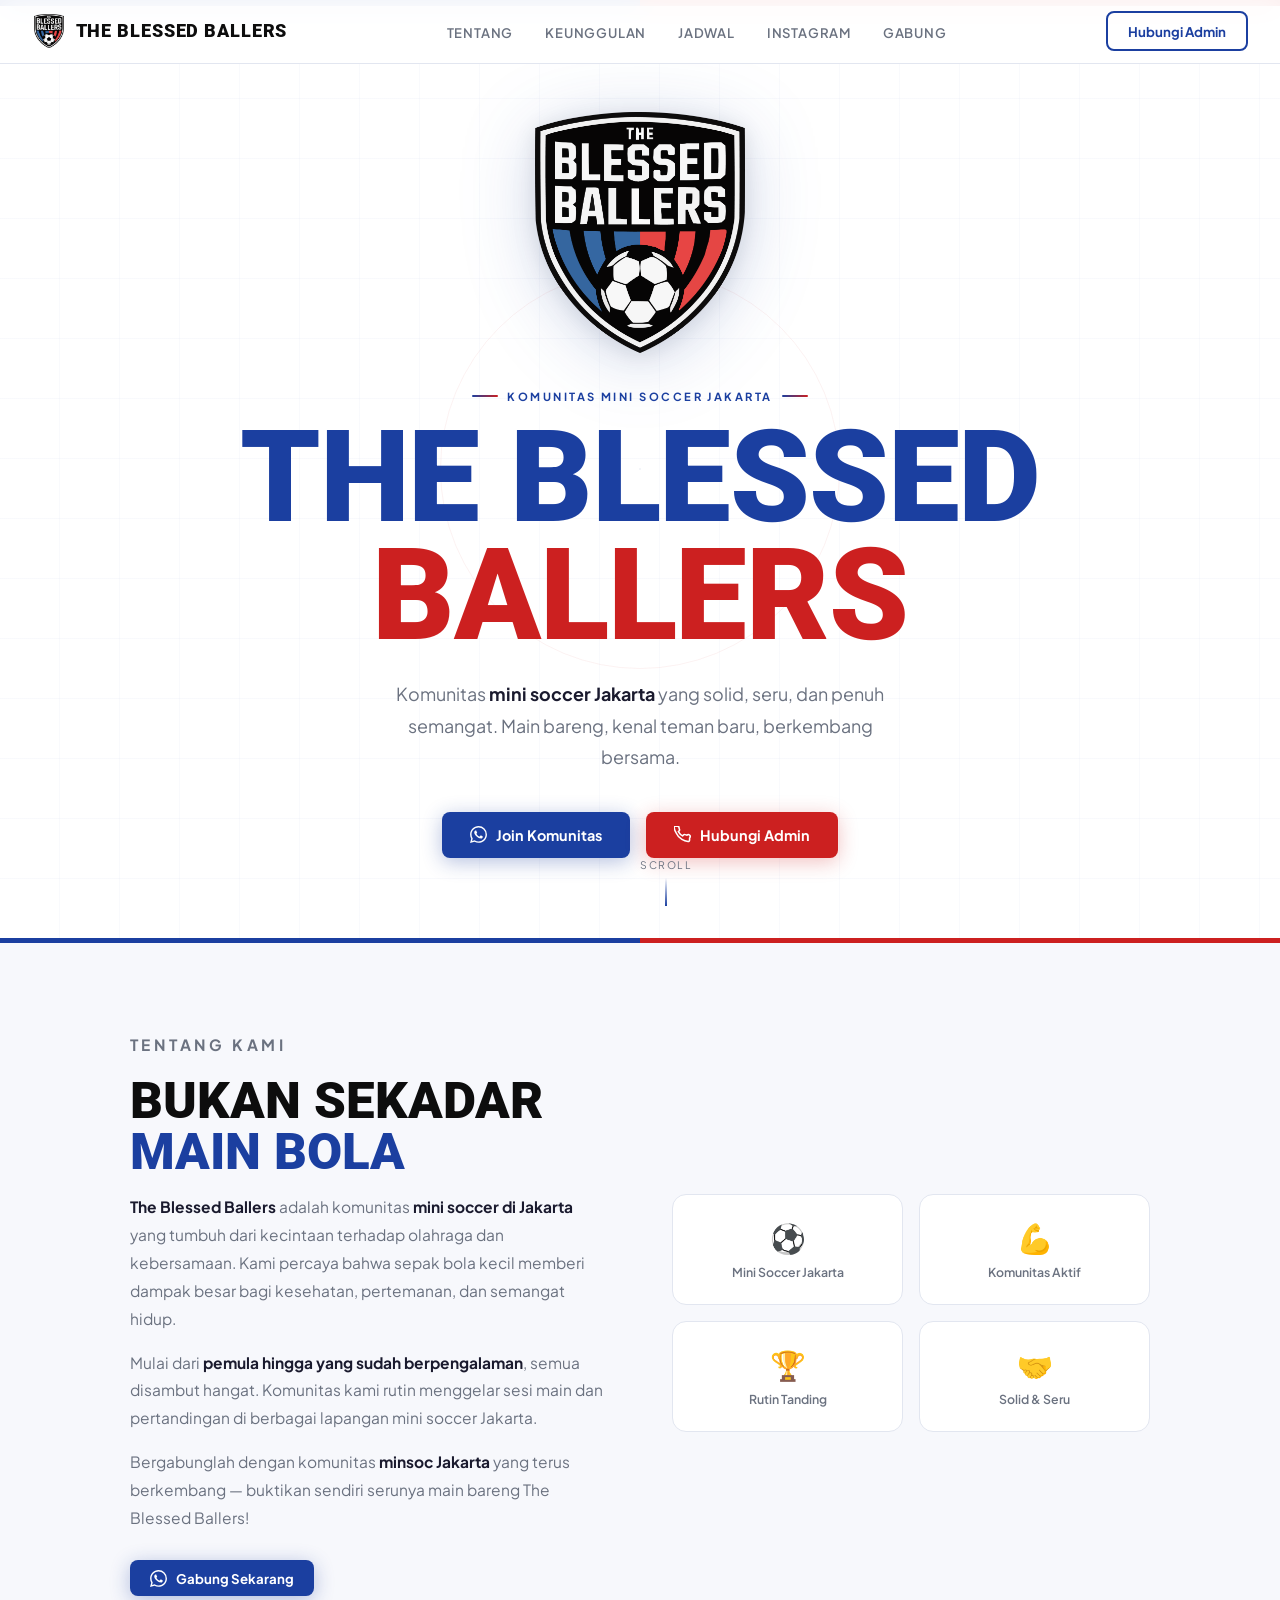
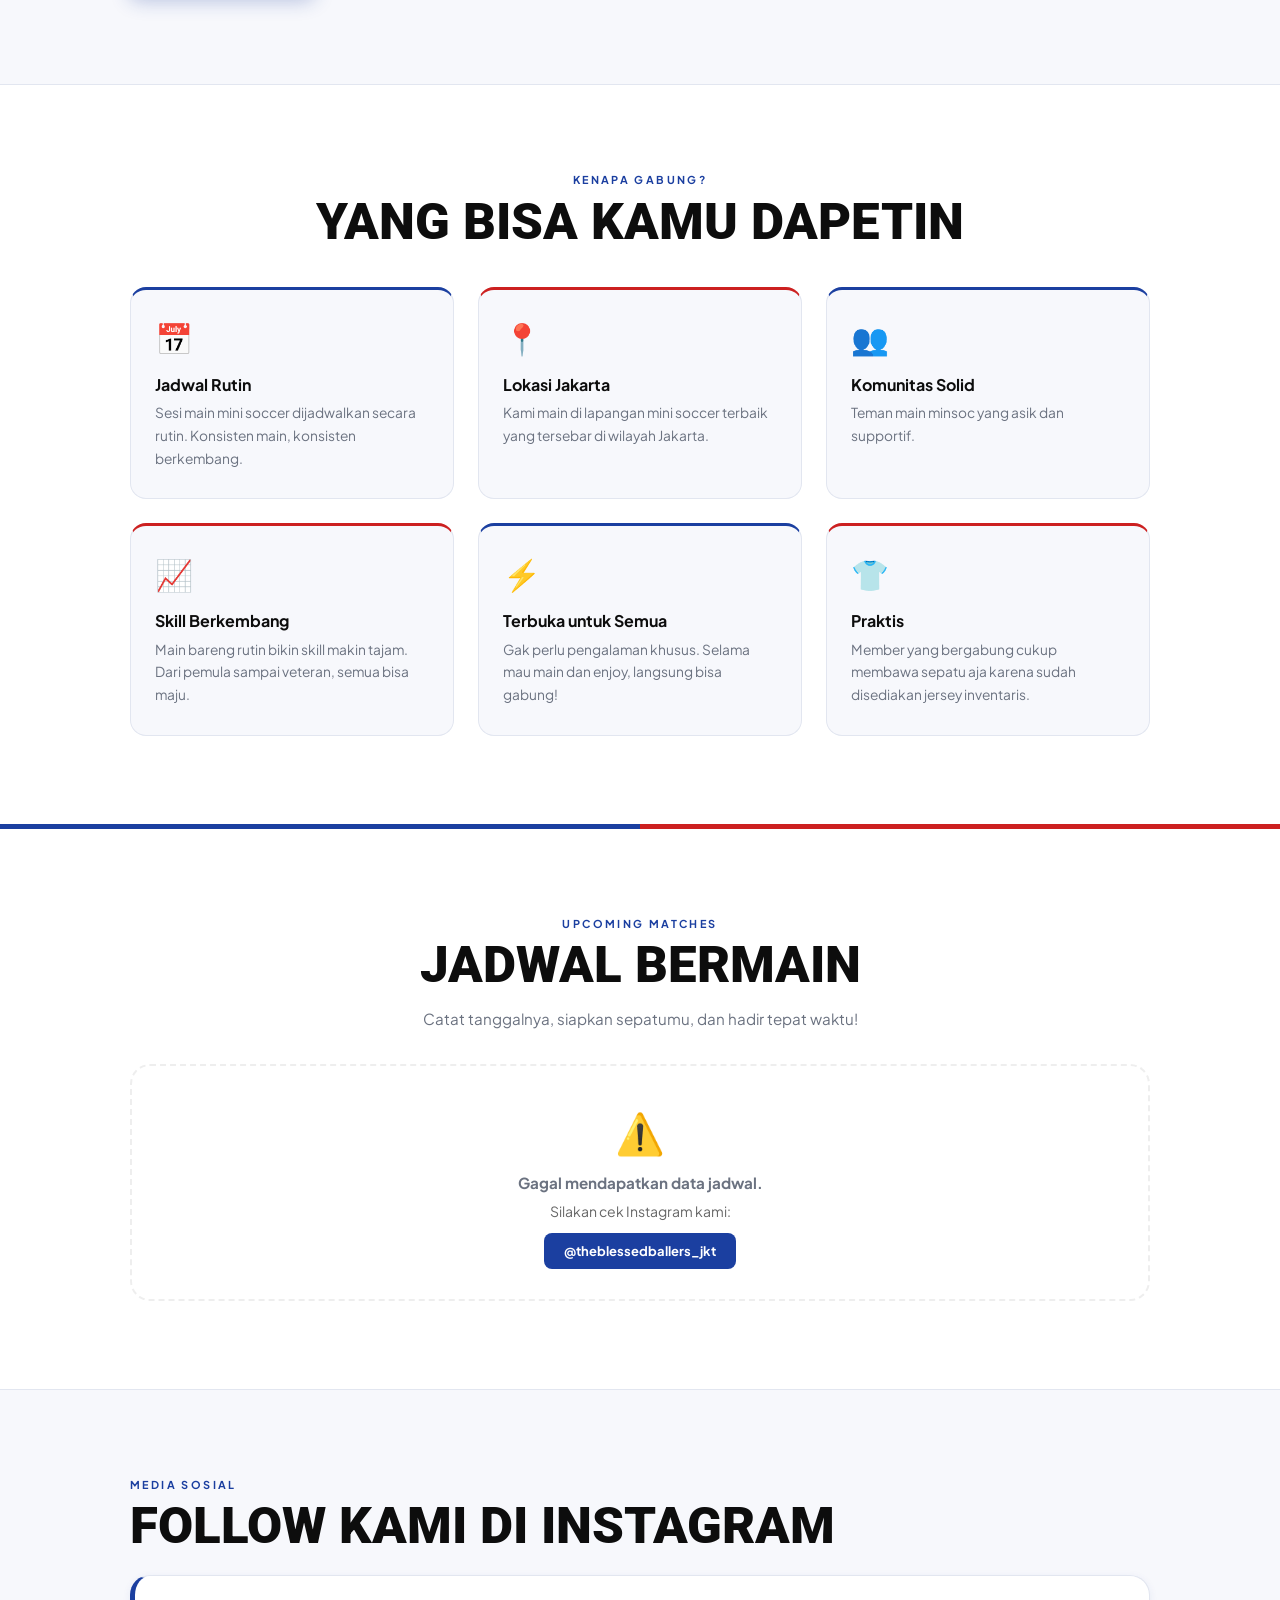
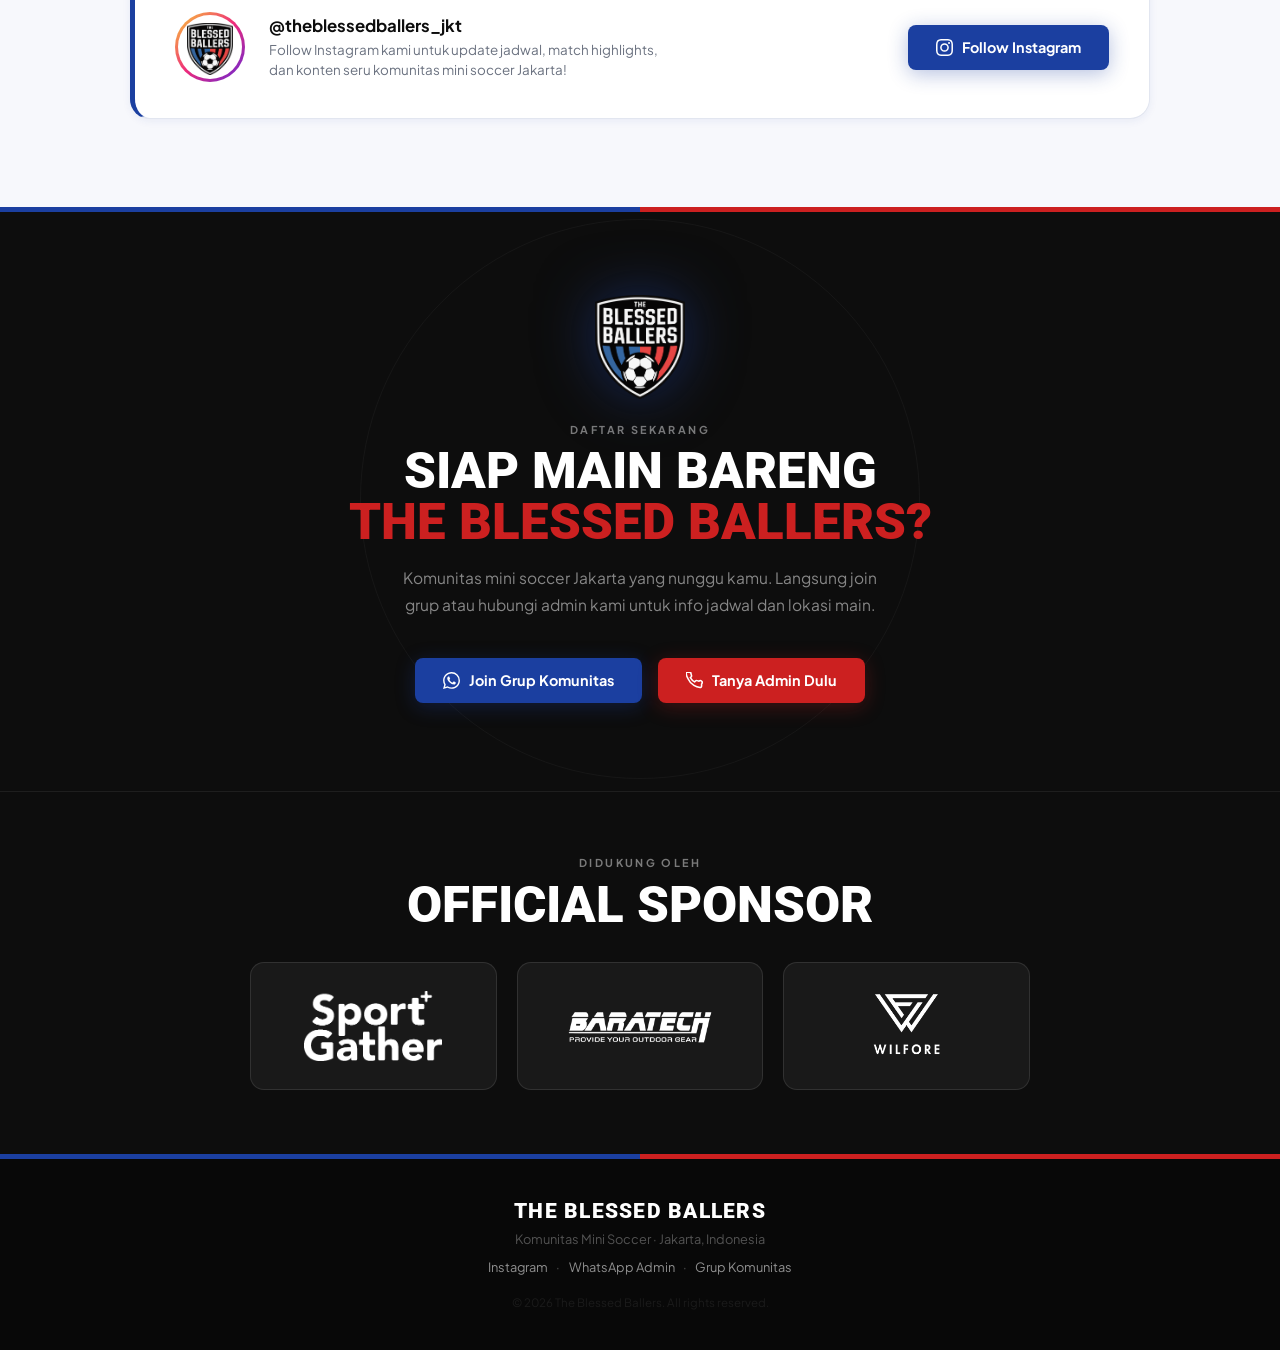
<file: index.html>
<!doctype html>
<html lang="id">
  <head>
    <meta charset="UTF-8" />
    <meta name="viewport" content="width=device-width, initial-scale=1.0" />
    <title>The Blessed Ballers - Komunitas Mini Soccer Jakarta</title>
    <meta
      name="title"
      content="The Blessed Ballers - Komunitas Mini Soccer Jakarta"
    />
    <meta
      name="description"
      content="The Blessed Ballers adalah komunitas mini soccer (minsoc) di Jakarta. Gabung bersama kami, main bareng, dan rasakan serunya komunitas mini soccer terbaik di Jakarta!"
    />
    <meta
      name="keywords"
      content="mini soccer jakarta, komunitas mini soccer jakarta, minsoc jakarta, komunitas minsoc jakarta, futsal komunitas jakarta, the blessed ballers, mini soccer, komunitas bola jakarta, join mini soccer jakarta"
    />
    <meta name="robots" content="index, follow" />
    <meta name="language" content="Indonesian" />
    <meta name="author" content="The Blessed Ballers" />
    <link
      rel="canonical"
      href="https://rafazzaky.github.io/the-blessed-ballers/"
    />
    <meta property="og:type" content="website" />
    <meta property="og:site_name" content="The Blessed Ballers" />
    <meta
      property="og:url"
      content="https://rafazzaky.github.io/the-blessed-ballers/"
    />
    <meta
      property="og:title"
      content="The Blessed Ballers - Komunitas Mini Soccer Jakarta"
    />
    <meta
      property="og:description"
      content="Komunitas mini soccer Jakarta yang solid, seru, dan penuh semangat. Gabung sekarang!"
    />
    <meta
      property="og:image"
      content="https://rafazzaky.github.io/the-blessed-ballers/image/logo.png"
    />
    <meta name="twitter:card" content="summary_large_image" />
    <meta
      name="twitter:title"
      content="The Blessed Ballers - Komunitas Mini Soccer Jakarta"
    />
    <meta
      name="twitter:description"
      content="Komunitas mini soccer Jakarta yang solid, seru, dan penuh semangat. Gabung sekarang!"
    />
    <script type="application/ld+json">
      {
        "@context": "https://schema.org",
        "@type": "SportsOrganization",
        "name": "The Blessed Ballers",
        "description": "Komunitas mini soccer (minsoc) di Jakarta.",
        "url": "https://rafazzaky.github.io/the-blessed-ballers/",
        "logo": "https://rafazzaky.github.io/the-blessed-ballers/image/logo.png",
        "sport": "Mini Soccer",
        "areaServed": {
          "@type": "City",
          "name": "Jakarta",
          "addressCountry": "ID"
        },
        "sameAs": ["https://www.instagram.com/theblessedballers_jkt"],
        "contactPoint": {
          "@type": "ContactPoint",
          "telephone": "+6287818219393",
          "contactType": "customer service",
          "availableLanguage": "Indonesian"
        }
      }
    </script>
    <link rel="preconnect" href="https://fonts.googleapis.com" />
    <link rel="preconnect" href="https://fonts.gstatic.com" crossorigin />
    <link
      href="https://fonts.googleapis.com/css2?family=Roboto:wght@700;900&family=Plus+Jakarta+Sans:wght@400;500;600;700&display=swap"
      rel="stylesheet"
    />
    <link
      rel="icon"
      href="https://rafazzaky.github.io/the-blessed-ballers/image/logo.png"
      type="image/png"
    />
    <link
      rel="shortcut icon"
      href="https://rafazzaky.github.io/the-blessed-ballers/image/favicon.ico"
      type="image/x-icon"
    />
    <link
      rel="icon"
      href="https://rafazzaky.github.io/the-blessed-ballers/image/logo-96x96.png"
      sizes="96x96"
    />
    <link
      rel="apple-touch-icon"
      href="https://rafazzaky.github.io/the-blessed-ballers/image/apple-touch-icon.png"
    />
    <link rel="stylesheet" href="style.css" />
  </head>
  <body>
    <!-- NAV -->
    <nav aria-label="Navigasi utama">
      <a href="#" class="nav-brand">
        <img src="image/logo.png" alt="The Blessed Ballers Logo" />
        <span>The Blessed Ballers</span>
      </a>
      <ul class="nav-links">
        <li><a href="#tentang">Tentang</a></li>
        <li><a href="#keunggulan">Keunggulan</a></li>
        <li><a href="#jadwal">Jadwal</a></li>
        <li><a href="#sosial">Instagram</a></li>
        <li><a href="#gabung">Gabung</a></li>
      </ul>
      <a
        href="https://wa.me/6287818219393?text=Halo%20admin%20The%20Blessed%20Ballers!"
        class="btn btn-outline btn-sm"
        target="_blank"
        rel="noopener noreferrer"
        >Hubungi Admin</a
      >
    </nav>

    <!-- HERO -->
    <header class="hero" role="banner">
      <div class="hero-bg" aria-hidden="true"></div>
      <div class="hero-ring" aria-hidden="true"></div>
      <div class="hero-ring" aria-hidden="true"></div>

      <div class="logo-wrap">
        <img
          src="image/logo.png"
          alt="The Blessed Ballers - Logo Komunitas Mini Soccer Jakarta"
          width="210"
          height="210"
        />
      </div>

      <p class="hero-eyebrow">Komunitas Mini Soccer Jakarta</p>

      <h1 class="hero-title">
        <span class="t-blue">The Blessed</span><br />
        <span class="t-red">Ballers</span>
      </h1>

      <p class="hero-subtitle">
        Komunitas <strong>mini soccer Jakarta</strong> yang solid, seru, dan
        penuh semangat. Main bareng, kenal teman baru, berkembang bersama.
      </p>

      <div class="cta-group">
        <a
          href="http://chat.whatsapp.com/LbudgobvaH4GA6QttatX9s?mode=r_t"
          class="btn btn-blue"
          target="_blank"
          rel="noopener noreferrer"
          aria-label="Join grup WhatsApp The Blessed Ballers"
        >
          <svg viewBox="0 0 24 24" fill="currentColor">
            <path
              d="M17.472 14.382c-.297-.149-1.758-.867-2.03-.967-.273-.099-.471-.148-.67.15-.197.297-.767.966-.94 1.164-.173.199-.347.223-.644.075-.297-.15-1.255-.463-2.39-1.475-.883-.788-1.48-1.761-1.653-2.059-.173-.297-.018-.458.13-.606.134-.133.298-.347.446-.52.149-.174.198-.298.298-.497.099-.198.05-.371-.025-.52-.075-.149-.669-1.612-.916-2.207-.242-.579-.487-.5-.669-.51-.173-.008-.371-.01-.57-.01-.198 0-.52.074-.792.372-.272.297-1.04 1.016-1.04 2.479 0 1.462 1.065 2.875 1.213 3.074.149.198 2.096 3.2 5.077 4.487.709.306 1.262.489 1.694.625.712.227 1.36.195 1.871.118.571-.085 1.758-.719 2.006-1.413.248-.694.248-1.289.173-1.413-.074-.124-.272-.198-.57-.347m-5.421 7.403h-.004a9.87 9.87 0 01-5.031-1.378l-.361-.214-3.741.982.998-3.648-.235-.374a9.86 9.86 0 01-1.51-5.26c.001-5.45 4.436-9.884 9.888-9.884 2.64 0 5.122 1.03 6.988 2.898a9.825 9.825 0 012.893 6.994c-.003 5.45-4.437 9.884-9.885 9.884m8.413-18.297A11.815 11.815 0 0012.05 0C5.495 0 .16 5.335.157 11.892c0 2.096.547 4.142 1.588 5.945L.057 24l6.305-1.654a11.882 11.882 0 005.683 1.448h.005c6.554 0 11.89-5.335 11.893-11.893a11.821 11.821 0 00-3.48-8.413z"
            />
          </svg>
          Join Komunitas
        </a>
        <a
          href="https://wa.me/6287818219393?text=Halo%20admin%20The%20Blessed%20Ballers!%20Saya%20ingin%20tahu%20lebih%20lanjut%20tentang%20komunitas%20mini%20soccer%20kalian."
          class="btn btn-red"
          target="_blank"
          rel="noopener noreferrer"
          aria-label="Hubungi admin The Blessed Ballers"
        >
          <svg
            viewBox="0 0 24 24"
            fill="none"
            stroke="currentColor"
            stroke-width="2.2"
            stroke-linecap="round"
            stroke-linejoin="round"
          >
            <path
              d="M22 16.92v3a2 2 0 01-2.18 2 19.79 19.79 0 01-8.63-3.07A19.5 19.5 0 013.07 9.81a19.79 19.79 0 01-3.07-8.63A2 2 0 012 .18h3a2 2 0 012 1.72c.127.96.361 1.903.7 2.81a2 2 0 01-.45 2.11L6.09 7.91a16 16 0 006 6l1.27-1.27a2 2 0 012.11-.45c.907.339 1.85.573 2.81.7A2 2 0 0122 16.92z"
            />
          </svg>
          Hubungi Admin
        </a>
      </div>

      <div class="scroll-hint" aria-hidden="true">
        <span>Scroll</span>
        <div class="scroll-arrow"></div>
      </div>
    </header>

    <div class="div-stripe"></div>

    <!-- ABOUT -->
    <section id="tentang" class="about-section" aria-labelledby="about-heading">
      <div class="container">
        <div class="about-grid">
          <div class="about-text reveal">
            <p class="section-label">Tentang Kami</p>
            <h2 id="about-heading" class="section-title">
              Bukan Sekadar<br /><span style="color: var(--blue)"
                >Main Bola</span
              >
            </h2>
            <p>
              <strong>The Blessed Ballers</strong> adalah komunitas
              <strong>mini soccer di Jakarta</strong> yang tumbuh dari kecintaan
              terhadap olahraga dan kebersamaan. Kami percaya bahwa sepak bola
              kecil memberi dampak besar bagi kesehatan, pertemanan, dan
              semangat hidup.
            </p>
            <p>
              Mulai dari
              <strong>pemula hingga yang sudah berpengalaman</strong>, semua
              disambut hangat. Komunitas kami rutin menggelar sesi main dan
              pertandingan di berbagai lapangan mini soccer Jakarta.
            </p>
            <p>
              Bergabunglah dengan komunitas <strong>minsoc Jakarta</strong> yang
              terus berkembang — buktikan sendiri serunya main bareng The
              Blessed Ballers!
            </p>
            <div style="margin-top: 1.75rem">
              <a
                href="http://chat.whatsapp.com/LbudgobvaH4GA6QttatX9s?mode=r_t"
                class="btn btn-blue btn-sm"
                target="_blank"
                rel="noopener noreferrer"
              >
                <svg viewBox="0 0 24 24" fill="currentColor">
                  <path
                    d="M17.472 14.382c-.297-.149-1.758-.867-2.03-.967-.273-.099-.471-.148-.67.15-.197.297-.767.966-.94 1.164-.173.199-.347.223-.644.075-.297-.15-1.255-.463-2.39-1.475-.883-.788-1.48-1.761-1.653-2.059-.173-.297-.018-.458.13-.606.134-.133.298-.347.446-.52.149-.174.198-.298.298-.497.099-.198.05-.371-.025-.52-.075-.149-.669-1.612-.916-2.207-.242-.579-.487-.5-.669-.51-.173-.008-.371-.01-.57-.01-.198 0-.52.074-.792.372-.272.297-1.04 1.016-1.04 2.479 0 1.462 1.065 2.875 1.213 3.074.149.198 2.096 3.2 5.077 4.487.709.306 1.262.489 1.694.625.712.227 1.36.195 1.871.118.571-.085 1.758-.719 2.006-1.413.248-.694.248-1.289.173-1.413-.074-.124-.272-.198-.57-.347m-5.421 7.403h-.004a9.87 9.87 0 01-5.031-1.378l-.361-.214-3.741.982.998-3.648-.235-.374a9.86 9.86 0 01-1.51-5.26c.001-5.45 4.436-9.884 9.888-9.884 2.64 0 5.122 1.03 6.988 2.898a9.825 9.825 0 012.893 6.994c-.003 5.45-4.437 9.884-9.885 9.884m8.413-18.297A11.815 11.815 0 0012.05 0C5.495 0 .16 5.335.157 11.892c0 2.096.547 4.142 1.588 5.945L.057 24l6.305-1.654a11.882 11.882 0 005.683 1.448h.005c6.554 0 11.89-5.335 11.893-11.893a11.821 11.821 0 00-3.48-8.413z"
                  />
                </svg>
                Gabung Sekarang
              </a>
            </div>
          </div>
          <div class="stats-grid reveal">
            <div class="stat-card">
              <div class="icon">&#9917;</div>
              <div class="lbl">Mini Soccer Jakarta</div>
            </div>
            <div class="stat-card">
              <div class="icon">&#128170;</div>
              <div class="lbl">Komunitas Aktif</div>
            </div>
            <div class="stat-card">
              <div class="icon">&#127942;</div>
              <div class="lbl">Rutin Tanding</div>
            </div>
            <div class="stat-card">
              <div class="icon">&#129309;</div>
              <div class="lbl">Solid &amp; Seru</div>
            </div>
          </div>
        </div>
      </div>
    </section>

    <div class="div-line"></div>

    <!-- FEATURES -->
    <section
      id="keunggulan"
      class="features-section"
      aria-labelledby="features-heading"
    >
      <div class="container">
        <div style="text-align: center" class="reveal">
          <p class="section-label">Kenapa Gabung?</p>
          <h2 id="features-heading" class="section-title">
            Yang Bisa Kamu Dapetin
          </h2>
        </div>
        <div class="features-grid">
          <div class="feature-card reveal">
            <div class="feature-icon">&#128197;</div>
            <h3>Jadwal Rutin</h3>
            <p>
              Sesi main mini soccer dijadwalkan secara rutin. Konsisten main,
              konsisten berkembang.
            </p>
          </div>
          <div class="feature-card reveal">
            <div class="feature-icon">&#128205;</div>
            <h3>Lokasi Jakarta</h3>
            <p>
              Kami main di lapangan mini soccer terbaik yang tersebar di wilayah
              Jakarta.
            </p>
          </div>
          <div class="feature-card reveal">
            <div class="feature-icon">&#128101;</div>
            <h3>Komunitas Solid</h3>
            <p>Teman main minsoc yang asik dan supportif.</p>
          </div>
          <div class="feature-card reveal">
            <div class="feature-icon">&#128200;</div>
            <h3>Skill Berkembang</h3>
            <p>
              Main bareng rutin bikin skill makin tajam. Dari pemula sampai
              veteran, semua bisa maju.
            </p>
          </div>
          <div class="feature-card reveal">
            <div class="feature-icon">&#9889;</div>
            <h3>Terbuka untuk Semua</h3>
            <p>
              Gak perlu pengalaman khusus. Selama mau main dan enjoy, langsung
              bisa gabung!
            </p>
          </div>
          <div class="feature-card reveal">
            <div class="feature-icon">&#128085;</div>
            <h3>Praktis</h3>
            <p>
              Member yang bergabung cukup membawa sepatu aja karena sudah
              disediakan jersey inventaris.
            </p>
          </div>
        </div>
      </div>
    </section>

    <div class="div-stripe"></div>

    <!-- JADWAL BERMAIN -->
    <section
      id="jadwal"
      class="schedule-section"
      aria-labelledby="jadwal-heading"
    >
      <div class="container">
        <div style="text-align: center" class="reveal">
          <p class="section-label">Upcoming Matches</p>
          <h2 id="jadwal-heading" class="section-title">Jadwal Bermain</h2>
          <p
            style="
              color: var(--muted);
              font-size: 0.95rem;
              max-width: 480px;
              margin: 0.5rem auto 0;
              line-height: 1.65;
            "
          >
            Catat tanggalnya, siapkan sepatumu, dan hadir tepat waktu!
          </p>
        </div>
        <div class="schedule-grid reveal" id="schedule-container">
          <!-- Filled by JS -->
          <div class="schedule-empty">
            <div class="empty-icon">&#9203;</div>
            <p>Memuat jadwal...</p>
          </div>
        </div>
      </div>
    </section>

    <div class="div-line"></div>
    <section id="sosial" class="ig-section" aria-labelledby="ig-heading">
      <div class="container">
        <div class="reveal" style="margin-bottom: 1.5rem">
          <p class="section-label">Media Sosial</p>
          <h2 class="section-title">Follow Kami di Instagram</h2>
        </div>
        <div class="ig-banner reveal">
          <div class="ig-left">
            <div class="ig-avatar">
              <img src="image/logo.png" alt="The Blessed Ballers Logo" />
            </div>
            <div class="ig-info">
              <h3 id="ig-heading">@theblessedballers_jkt</h3>
              <p>
                Follow Instagram kami untuk update jadwal, match highlights,<br />dan
                konten seru komunitas mini soccer Jakarta!
              </p>
            </div>
          </div>
          <a
            href="https://www.instagram.com/theblessedballers_jkt"
            class="btn btn-blue"
            target="_blank"
            rel="noopener noreferrer"
            style="flex-shrink: 0"
          >
            <svg
              viewBox="0 0 24 24"
              fill="currentColor"
              style="width: 17px; height: 17px"
            >
              <path
                d="M12 2.163c3.204 0 3.584.012 4.85.07 3.252.148 4.771 1.691 4.919 4.919.058 1.265.069 1.645.069 4.849 0 3.205-.012 3.584-.069 4.849-.149 3.225-1.664 4.771-4.919 4.919-1.266.058-1.644.07-4.85.07-3.204 0-3.584-.012-4.849-.07-3.26-.149-4.771-1.699-4.919-4.92-.058-1.265-.07-1.644-.07-4.849 0-3.204.013-3.583.07-4.849.149-3.227 1.664-4.771 4.919-4.919 1.266-.057 1.645-.069 4.849-.069zM12 0C8.741 0 8.333.014 7.053.072 2.695.272.273 2.69.073 7.052.014 8.333 0 8.741 0 12c0 3.259.014 3.668.072 4.948.2 4.358 2.618 6.78 6.98 6.98C8.333 23.986 8.741 24 12 24c3.259 0 3.668-.014 4.948-.072 4.354-.2 6.782-2.618 6.979-6.98.059-1.28.073-1.689.073-4.948 0-3.259-.014-3.667-.072-4.947-.196-4.354-2.617-6.78-6.979-6.98C15.668.014 15.259 0 12 0zm0 5.838a6.162 6.162 0 100 12.324 6.162 6.162 0 000-12.324zM12 16a4 4 0 110-8 4 4 0 010 8zm6.406-11.845a1.44 1.44 0 100 2.881 1.44 1.44 0 000-2.881z"
              />
            </svg>
            Follow Instagram
          </a>
        </div>
      </div>
    </section>

    <!-- JOIN CTA -->
    <section class="join-section" id="gabung" aria-labelledby="join-heading">
      <div class="container">
        <div class="reveal" style="position: relative; z-index: 1">
          <img
            src="image/logo.png"
            alt="The Blessed Ballers"
            class="join-logo"
            width="90"
          />
          <p class="section-label">Daftar Sekarang</p>
          <h2 id="join-heading" class="section-title">
            Siap Main Bareng<br /><span style="color: var(--red)"
              >The Blessed Ballers?</span
            >
          </h2>
          <p class="sub">
            Komunitas mini soccer Jakarta yang nunggu kamu. Langsung join grup
            atau hubungi admin kami untuk info jadwal dan lokasi main.
          </p>
          <div
            class="cta-group"
            style="justify-content: center; margin: 0 auto"
          >
            <a
              href="http://chat.whatsapp.com/LbudgobvaH4GA6QttatX9s?mode=r_t"
              class="btn btn-blue"
              target="_blank"
              rel="noopener noreferrer"
            >
              <svg viewBox="0 0 24 24" fill="currentColor">
                <path
                  d="M17.472 14.382c-.297-.149-1.758-.867-2.03-.967-.273-.099-.471-.148-.67.15-.197.297-.767.966-.94 1.164-.173.199-.347.223-.644.075-.297-.15-1.255-.463-2.39-1.475-.883-.788-1.48-1.761-1.653-2.059-.173-.297-.018-.458.13-.606.134-.133.298-.347.446-.52.149-.174.198-.298.298-.497.099-.198.05-.371-.025-.52-.075-.149-.669-1.612-.916-2.207-.242-.579-.487-.5-.669-.51-.173-.008-.371-.01-.57-.01-.198 0-.52.074-.792.372-.272.297-1.04 1.016-1.04 2.479 0 1.462 1.065 2.875 1.213 3.074.149.198 2.096 3.2 5.077 4.487.709.306 1.262.489 1.694.625.712.227 1.36.195 1.871.118.571-.085 1.758-.719 2.006-1.413.248-.694.248-1.289.173-1.413-.074-.124-.272-.198-.57-.347m-5.421 7.403h-.004a9.87 9.87 0 01-5.031-1.378l-.361-.214-3.741.982.998-3.648-.235-.374a9.86 9.86 0 01-1.51-5.26c.001-5.45 4.436-9.884 9.888-9.884 2.64 0 5.122 1.03 6.988 2.898a9.825 9.825 0 012.893 6.994c-.003 5.45-4.437 9.884-9.885 9.884m8.413-18.297A11.815 11.815 0 0012.05 0C5.495 0 .16 5.335.157 11.892c0 2.096.547 4.142 1.588 5.945L.057 24l6.305-1.654a11.882 11.882 0 005.683 1.448h.005c6.554 0 11.89-5.335 11.893-11.893a11.821 11.821 0 00-3.48-8.413z"
                />
              </svg>
              Join Grup Komunitas
            </a>
            <a
              href="https://wa.me/6287818219393?text=Halo%20admin%20The%20Blessed%20Ballers!%20Saya%20ingin%20tahu%20lebih%20lanjut%20tentang%20komunitas%20mini%20soccer%20kalian."
              class="btn btn-red"
              target="_blank"
              rel="noopener noreferrer"
            >
              <svg
                viewBox="0 0 24 24"
                fill="none"
                stroke="currentColor"
                stroke-width="2.2"
                stroke-linecap="round"
                stroke-linejoin="round"
              >
                <path
                  d="M22 16.92v3a2 2 0 01-2.18 2 19.79 19.79 0 01-8.63-3.07A19.5 19.5 0 013.07 9.81a19.79 19.79 0 01-3.07-8.63A2 2 0 012 .18h3a2 2 0 012 1.72c.127.96.361 1.903.7 2.81a2 2 0 01-.45 2.11L6.09 7.91a16 16 0 006 6l1.27-1.27a2 2 0 012.11-.45c.907.339 1.85.573 2.81.7A2 2 0 0122 16.92z"
                />
              </svg>
              Tanya Admin Dulu
            </a>
          </div>
        </div>
      </div>
    </section>

    <!-- SPONSORS -->
    <section class="sponsors-section" aria-labelledby="sponsors-heading">
      <div class="container">
        <div class="reveal" style="text-align: center; margin-bottom: 2rem">
          <p class="section-label" style="color: rgba(255, 255, 255, 0.45)">
            Didukung Oleh
          </p>
          <h2
            id="sponsors-heading"
            class="section-title"
            style="color: var(--white)"
          >
            Official Sponsor
          </h2>
        </div>
        <div class="sponsors-grid reveal">
          <a
            href="https://www.instagram.com/sportgatherid"
            target="_blank"
            rel="noopener noreferrer"
            class="sponsor-card"
            aria-label="Sponsor SportGather"
          >
            <img
              src="image/sponsor/sportgather.png"
              alt="SportGather - Official Sponsor The Blessed Ballers"
            />
          </a>
          <a
            href="https://www.instagram.com/baratech_official"
            target="_blank"
            rel="noopener noreferrer"
            class="sponsor-card"
            aria-label="Sponsor Baratech"
          >
            <img
              src="image/sponsor/baratech.png"
              alt="Baratech - Official Sponsor The Blessed Ballers"
            />
          </a>
          <a
            href="https://www.instagram.com/wilfore.id"
            target="_blank"
            rel="noopener noreferrer"
            class="sponsor-card"
            aria-label="Sponsor Wilfore"
          >
            <img
              src="image/sponsor/wilfore.png"
              alt="Wilfore - Official Sponsor The Blessed Ballers"
            />
          </a>
        </div>
      </div>
    </section>

    <!-- FOOTER -->
    <footer role="contentinfo">
      <div class="container">
        <div class="footer-brand">The Blessed Ballers</div>
        <p style="margin-bottom: 0.75rem">
          Komunitas Mini Soccer &middot; Jakarta, Indonesia
        </p>
        <p>
          <a
            href="https://www.instagram.com/theblessedballers_jkt"
            target="_blank"
            rel="noopener noreferrer"
            >Instagram</a
          >
          <span class="dot">&middot;</span>
          <a
            href="https://wa.me/6287818219393"
            target="_blank"
            rel="noopener noreferrer"
            >WhatsApp Admin</a
          >
          <span class="dot">&middot;</span>
          <a
            href="http://chat.whatsapp.com/LbudgobvaH4GA6QttatX9s?mode=r_t"
            target="_blank"
            rel="noopener noreferrer"
            >Grup Komunitas</a
          >
        </p>
        <p style="margin-top: 1.25rem; font-size: 0.72rem; opacity: 0.25">
          &copy; 2026 The Blessed Ballers. All rights reserved.
        </p>
      </div>
    </footer>
    <script src="main.js"></script>
  </body>
</html>
</file>
<file: style.css>
:root {
  --blue: #1b3fa0;
  --blue-light: #2952cc;
  --blue-pale: #ebf0ff;
  --red: #cc2020;
  --red-light: #e63030;
  --red-pale: #ffeaea;
  --black: #0d0d0d;
  --white: #ffffff;
  --off-white: #f7f8fc;
  --border: #e2e6f0;
  --text: #1a1a2e;
  --muted: #6b7280;
}
*,
*::before,
*::after {
  box-sizing: border-box;
  margin: 0;
  padding: 0;
}
html {
  scroll-behavior: smooth;
}
body {
  background: var(--white);
  color: var(--text);
  font-family: "Plus Jakarta Sans", sans-serif;
  overflow-x: hidden;
}

/* NAV */
nav {
  position: fixed;
  top: 0;
  left: 0;
  right: 0;
  z-index: 100;
  background: rgba(255, 255, 255, 0.93);
  backdrop-filter: blur(14px);
  -webkit-backdrop-filter: blur(14px);
  border-bottom: 1px solid var(--border);
  padding: 0.7rem 2rem;
  display: flex;
  align-items: center;
  justify-content: space-between;
}
.nav-brand {
  display: flex;
  align-items: center;
  gap: 0.6rem;
  text-decoration: none;
}
.nav-brand img {
  width: 34px;
  height: 34px;
  object-fit: contain;
}
.nav-brand span {
  font-family: "Roboto", sans-serif;
  font-weight: 900;
  font-size: 1.1rem;
  letter-spacing: 0.05em;
  color: var(--black);
  text-transform: uppercase;
}
.nav-links {
  display: flex;
  gap: 2rem;
  list-style: none;
}
.nav-links a {
  text-decoration: none;
  font-size: 0.82rem;
  font-weight: 600;
  color: var(--muted);
  letter-spacing: 0.06em;
  text-transform: uppercase;
  transition: color 0.2s;
}
.nav-links a:hover {
  color: var(--blue);
}
@media (max-width: 768px) {
  .nav-links {
    display: none;
  }
  nav {
    padding: 0.7rem 1.2rem;
  }
}

/* HERO */
.hero {
  position: relative;
  min-height: 100vh;
  display: flex;
  flex-direction: column;
  align-items: center;
  justify-content: center;
  text-align: center;
  padding: 7rem 1.5rem 5rem;
  overflow: hidden;
  background: var(--white);
}
.hero::before {
  content: "";
  position: absolute;
  top: 0;
  left: 0;
  right: 0;
  height: 6px;
  background: linear-gradient(90deg, var(--blue) 50%, var(--red) 50%);
}
.hero-bg {
  position: absolute;
  inset: 0;
  pointer-events: none;
  background-image:
    repeating-linear-gradient(
      0deg,
      transparent,
      transparent 59px,
      rgba(27, 63, 160, 0.028) 59px,
      rgba(27, 63, 160, 0.028) 60px
    ),
    repeating-linear-gradient(
      90deg,
      transparent,
      transparent 59px,
      rgba(27, 63, 160, 0.028) 59px,
      rgba(27, 63, 160, 0.028) 60px
    );
}
.hero-ring {
  position: absolute;
  border-radius: 50%;
  border: 1.5px solid rgba(27, 63, 160, 0.07);
  top: 50%;
  left: 50%;
  transform: translate(-50%, -50%);
  pointer-events: none;
}
.hero-ring:nth-child(1) {
  width: 620px;
  height: 620px;
}
.hero-ring:nth-child(2) {
  width: 400px;
  height: 400px;
  border-color: rgba(204, 32, 32, 0.06);
}

.logo-wrap {
  position: relative;
  z-index: 1;
  margin-bottom: 2rem;
  animation: floatLogo 3.5s ease-in-out infinite;
}
.logo-wrap img {
  width: clamp(140px, 28vw, 210px);
  height: auto;
  object-fit: contain;
  filter: drop-shadow(0 10px 36px rgba(27, 63, 160, 0.2))
    drop-shadow(0 3px 10px rgba(0, 0, 0, 0.1));
}
@keyframes floatLogo {
  0%,
  100% {
    transform: translateY(0);
  }
  50% {
    transform: translateY(-12px);
  }
}

.hero-eyebrow {
  position: relative;
  z-index: 1;
  display: inline-flex;
  align-items: center;
  gap: 0.6rem;
  font-size: 0.7rem;
  font-weight: 700;
  letter-spacing: 0.22em;
  text-transform: uppercase;
  color: var(--blue);
  margin-bottom: 1rem;
  animation: fadeDown 0.6s ease both;
}
.hero-eyebrow::before,
.hero-eyebrow::after {
  content: "";
  width: 26px;
  height: 2px;
  background: linear-gradient(90deg, var(--blue), var(--red));
  border-radius: 2px;
}

.hero-title {
  font-family: "Roboto", sans-serif;
  font-weight: 900;
  font-size: clamp(3.5rem, 12vw, 8rem);
  line-height: 0.92;
  letter-spacing: -0.01em;
  text-transform: uppercase;
  color: var(--black);
  position: relative;
  z-index: 1;
  animation: fadeDown 0.7s ease 0.1s both;
}
.hero-title .t-blue {
  color: var(--blue);
}
.hero-title .t-red {
  color: var(--red);
}

.hero-subtitle {
  position: relative;
  z-index: 1;
  margin-top: 1.5rem;
  font-size: clamp(0.94rem, 2vw, 1.12rem);
  color: var(--muted);
  max-width: 500px;
  line-height: 1.75;
  animation: fadeDown 0.8s ease 0.2s both;
}
.hero-subtitle strong {
  color: var(--text);
}

@keyframes fadeDown {
  from {
    opacity: 0;
    transform: translateY(-14px);
  }
  to {
    opacity: 1;
    transform: translateY(0);
  }
}
@keyframes fadeUp {
  from {
    opacity: 0;
    transform: translateY(18px);
  }
  to {
    opacity: 1;
    transform: translateY(0);
  }
}

.cta-group {
  display: flex;
  flex-wrap: wrap;
  gap: 1rem;
  justify-content: center;
  margin-top: 2.5rem;
  position: relative;
  z-index: 1;
  animation: fadeUp 0.8s ease 0.35s both;
}

.scroll-hint {
  position: absolute;
  bottom: 2rem;
  left: 50%;
  transform: translateX(-50%);
  z-index: 1;
  display: flex;
  flex-direction: column;
  align-items: center;
  gap: 0.4rem;
  color: var(--muted);
  font-size: 0.65rem;
  letter-spacing: 0.15em;
  text-transform: uppercase;
  animation: fadeUp 1s ease 0.7s both;
}
.scroll-arrow {
  width: 1.5px;
  height: 28px;
  background: linear-gradient(to bottom, transparent, var(--blue));
  animation: sp 2s ease-in-out infinite;
}
@keyframes sp {
  0%,
  100% {
    opacity: 0.3;
  }
  50% {
    opacity: 1;
  }
}

/* BUTTONS */
.btn {
  display: inline-flex;
  align-items: center;
  gap: 0.55rem;
  padding: 0.85rem 1.75rem;
  border-radius: 8px;
  font-family: "Plus Jakarta Sans", sans-serif;
  font-size: 0.9rem;
  font-weight: 700;
  text-decoration: none;
  border: none;
  cursor: pointer;
  transition:
    transform 0.2s,
    box-shadow 0.2s,
    background 0.2s;
}
.btn svg {
  width: 17px;
  height: 17px;
  flex-shrink: 0;
}
.btn-blue {
  background: var(--blue);
  color: #fff;
  box-shadow: 0 4px 20px rgba(27, 63, 160, 0.32);
}
.btn-blue:hover {
  background: var(--blue-light);
  transform: translateY(-3px);
  box-shadow: 0 8px 28px rgba(27, 63, 160, 0.42);
}
.btn-red {
  background: var(--red);
  color: #fff;
  box-shadow: 0 4px 20px rgba(204, 32, 32, 0.28);
}
.btn-red:hover {
  background: var(--red-light);
  transform: translateY(-3px);
  box-shadow: 0 8px 28px rgba(204, 32, 32, 0.38);
}
.btn-outline {
  background: transparent;
  color: var(--blue);
  border: 2px solid var(--blue);
}
.btn-outline:hover {
  background: var(--blue-pale);
  transform: translateY(-3px);
}
.btn-sm {
  padding: 0.6rem 1.25rem;
  font-size: 0.83rem;
}

/* LAYOUT */
section {
  padding: 5.5rem 1.5rem;
}
.container {
  max-width: 1020px;
  margin: 0 auto;
}
.section-label {
  font-size: 0.68rem;
  font-weight: 700;
  letter-spacing: 0.22em;
  text-transform: uppercase;
  color: var(--blue);
  margin-bottom: 0.6rem;
}
.section-title {
  font-family: "Roboto", sans-serif;
  font-weight: 900;
  font-size: clamp(2rem, 5vw, 3.2rem);
  line-height: 1;
  text-transform: uppercase;
  color: var(--black);
  margin-bottom: 1rem;
}

/* DIVIDERS */
.div-stripe {
  height: 5px;
  background: linear-gradient(90deg, var(--blue) 50%, var(--red) 50%);
}
.div-line {
  height: 1px;
  background: var(--border);
}

/* ABOUT */
.about-section {
  background: var(--off-white);
}
.about-grid {
  display: grid;
  grid-template-columns: 1fr 1fr;
  gap: 4rem;
  align-items: center;
}
.about-text p {
  color: var(--muted);
  line-height: 1.8;
  margin-bottom: 1rem;
  font-size: 0.97rem;
}
.about-text p strong {
  color: var(--text);
}
.stats-grid {
  display: grid;
  grid-template-columns: 1fr 1fr;
  gap: 1rem;
}
.stat-card {
  background: var(--white);
  border: 1.5px solid var(--border);
  border-radius: 14px;
  padding: 1.5rem 1.25rem;
  text-align: center;
  transition:
    border-color 0.25s,
    transform 0.25s,
    box-shadow 0.25s;
}
.stat-card:hover {
  border-color: var(--blue);
  transform: translateY(-4px);
  box-shadow: 0 8px 32px rgba(27, 63, 160, 0.12);
}
.stat-card .icon {
  font-size: 1.8rem;
  margin-bottom: 0.5rem;
}
.stat-card .lbl {
  font-size: 0.77rem;
  color: var(--muted);
  font-weight: 600;
}

/* FEATURES */
.features-section {
  background: var(--white);
}
.features-grid {
  display: grid;
  grid-template-columns: repeat(3, 1fr);
  gap: 1.5rem;
  margin-top: 2.5rem;
}
.feature-card {
  background: var(--off-white);
  border: 1.5px solid var(--border);
  border-radius: 16px;
  padding: 1.75rem 1.5rem;
  transition:
    border-color 0.25s,
    transform 0.25s,
    box-shadow 0.25s;
}
.feature-card:nth-child(odd) {
  border-top: 3px solid var(--blue);
}
.feature-card:nth-child(even) {
  border-top: 3px solid var(--red);
}
.feature-card:hover {
  border-color: var(--blue);
  transform: translateY(-6px);
  box-shadow: 0 20px 60px rgba(27, 63, 160, 0.14);
}
.feature-icon {
  font-size: 1.9rem;
  margin-bottom: 1rem;
}
.feature-card h3 {
  font-size: 1rem;
  font-weight: 700;
  margin-bottom: 0.45rem;
  color: var(--black);
}
.feature-card p {
  font-size: 0.86rem;
  color: var(--muted);
  line-height: 1.65;
}

/* INSTAGRAM */
.ig-section {
  background: var(--off-white);
}
.ig-banner {
  background: var(--white);
  border: 1.5px solid var(--border);
  border-radius: 20px;
  padding: 2.25rem 2.5rem;
  display: flex;
  align-items: center;
  justify-content: space-between;
  gap: 2rem;
  flex-wrap: wrap;
  box-shadow: 0 2px 8px rgba(27, 63, 160, 0.07);
  border-left: 5px solid var(--blue);
}
.ig-left {
  display: flex;
  align-items: center;
  gap: 1.5rem;
}
.ig-avatar {
  width: 70px;
  height: 70px;
  border-radius: 50%;
  flex-shrink: 0;
  border: 3px solid transparent;
  background:
    linear-gradient(white, white) padding-box,
    linear-gradient(135deg, #f9ce34, #ee2a7b, #6228d7) border-box;
  display: flex;
  align-items: center;
  justify-content: center;
  overflow: hidden;
}
.ig-avatar img {
  width: 52px;
  height: 52px;
  object-fit: contain;
  margin-top: 4px;
}
.ig-info h3 {
  font-weight: 700;
  font-size: 1.05rem;
  color: var(--black);
}
.ig-info p {
  color: var(--muted);
  font-size: 0.84rem;
  margin-top: 0.25rem;
  line-height: 1.5;
}

/* JOIN */
.join-section {
  background: var(--black);
  text-align: center;
  position: relative;
  overflow: hidden;
}
.join-section::before {
  content: "";
  position: absolute;
  top: 0;
  left: 0;
  right: 0;
  height: 5px;
  background: linear-gradient(90deg, var(--blue) 50%, var(--red) 50%);
}
.join-section::after {
  content: "";
  position: absolute;
  width: 560px;
  height: 560px;
  border-radius: 50%;
  border: 1px solid rgba(255, 255, 255, 0.04);
  top: 50%;
  left: 50%;
  transform: translate(-50%, -50%);
  pointer-events: none;
}
.join-section .section-title {
  color: var(--white);
  max-width: 600px;
  margin: 0 auto 1rem;
}
.join-section .section-label {
  color: rgba(255, 255, 255, 0.45);
}
.join-section .sub {
  color: rgba(255, 255, 255, 0.5);
  max-width: 480px;
  margin: 0 auto 2.5rem;
  line-height: 1.75;
  font-size: 0.97rem;
}
.join-logo {
  width: 90px;
  margin: 0 auto 1.5rem;
  display: block;
  position: relative;
  z-index: 1;
  filter: drop-shadow(0 0 28px rgba(27, 63, 160, 0.5));
}

/* FOOTER */
footer {
  background: #080808;
  border-top: 5px solid;
  border-image: linear-gradient(90deg, var(--blue) 50%, var(--red) 50%) 1;
  padding: 2.5rem 1.5rem;
  text-align: center;
  color: rgba(255, 255, 255, 0.3);
  font-size: 0.8rem;
}
.footer-brand {
  font-family: "Roboto", sans-serif;
  font-weight: 900;
  font-size: 1.3rem;
  color: var(--white);
  letter-spacing: 0.06em;
  text-transform: uppercase;
  margin-bottom: 0.5rem;
}
footer a {
  color: rgba(255, 255, 255, 0.55);
  text-decoration: none;
  transition: color 0.2s;
}
footer a:hover {
  color: var(--white);
}
.dot {
  margin: 0 0.4rem;
}

/* SCHEDULE */
.schedule-section {
  background: var(--white);
}

.schedule-grid {
  display: grid;
  grid-template-columns: 1fr;
  gap: 1.25rem;
  margin-top: 2.5rem;
}

.schedule-card {
  background: var(--off-white);
  border: 1.5px solid var(--border);
  border-radius: 18px;
  overflow: hidden;
  transition:
    transform 0.25s,
    box-shadow 0.25s,
    border-color 0.25s;
}
.schedule-card:hover {
  transform: translateY(-6px);
  box-shadow: 0 20px 50px rgba(27, 63, 160, 0.13);
  border-color: var(--blue);
}

.schedule-card.past {
  opacity: 0.55;
  filter: grayscale(0.4);
}
.schedule-card.past:hover {
  transform: none;
  box-shadow: none;
}

.card-header {
  background: var(--blue);
  padding: 1rem 1.25rem;
  display: flex;
  align-items: center;
  justify-content: space-between;
}
.card-header.red-header {
  background: var(--red);
}

.card-date-block {
  color: #fff;
}
.card-day {
  font-size: 0.68rem;
  font-weight: 600;
  letter-spacing: 0.15em;
  text-transform: uppercase;
  opacity: 0.75;
}
.card-date {
  font-family: "Roboto", sans-serif;
  font-weight: 900;
  font-size: 1.9rem;
  line-height: 1;
}
.card-month {
  font-size: 0.8rem;
  font-weight: 700;
  opacity: 0.85;
  text-transform: uppercase;
  letter-spacing: 0.05em;
}

.card-format {
  background: rgba(255, 255, 255, 0.18);
  color: #fff;
  font-family: "Roboto", sans-serif;
  font-weight: 900;
  font-size: 1.1rem;
  letter-spacing: 0.04em;
  padding: 0.35rem 0.75rem;
  border-radius: 8px;
}

.card-body {
  padding: 1.25rem;
}

.card-row {
  display: flex;
  align-items: flex-start;
  gap: 0.65rem;
  margin-bottom: 0.8rem;
  font-size: 0.88rem;
}
.card-row:last-child {
  margin-bottom: 0;
}

.card-icon {
  font-size: 1rem;
  flex-shrink: 0;
  margin-top: 0.05rem;
}

.card-label {
  font-size: 0.67rem;
  font-weight: 700;
  letter-spacing: 0.1em;
  text-transform: uppercase;
  color: var(--muted);
  margin-bottom: 0.15rem;
}
.card-value {
  font-weight: 600;
  color: var(--text);
  line-height: 1.3;
}
.card-value a {
  color: var(--blue);
  text-decoration: none;
  font-weight: 700;
  display: inline-flex;
  align-items: center;
  gap: 0.3rem;
}
.card-value a:hover {
  text-decoration: underline;
}
.card-value a svg {
  width: 13px;
  height: 13px;
}

.card-footer {
  border-top: 1px solid var(--border);
  padding: 0.9rem 1.25rem;
  display: flex;
  gap: 1rem;
}

.price-chip {
  flex: 1;
  text-align: center;
  background: var(--white);
  border: 1.5px solid var(--border);
  border-radius: 10px;
  padding: 0.5rem 0.4rem;
}
.price-chip .p-label {
  font-size: 0.63rem;
  font-weight: 700;
  letter-spacing: 0.08em;
  text-transform: uppercase;
  color: var(--muted);
}
.price-chip .p-value {
  font-family: "Roboto", sans-serif;
  font-weight: 900;
  font-size: 1.15rem;
  color: var(--blue);
  line-height: 1.1;
  margin-top: 0.1rem;
}
.price-chip .p-value.red {
  color: var(--red);
}

.past-match {
  opacity: 0.6; /* Membuat card agak transparan */
  filter: grayscale(0.8); /* Memberikan efek abu-abu */
  border-top-color: #94a3b8 !important; /* Ubah warna border atas jadi abu-abu */
}

.badge-past {
  display: inline-block;
  background: #e5e7eb;
  color: #9ca3af;
  font-size: 0.65rem;
  font-weight: 700;
  letter-spacing: 0.1em;
  text-transform: uppercase;
  padding: 0.25rem 0.6rem;
  border-radius: 999px;
  margin-bottom: 0.5rem;
  vertical-align: middle;
}

.badge-upcoming {
  display: inline-block;
  background: #dcfce7;
  color: #16a34a;
  font-size: 0.65rem;
  font-weight: 700;
  letter-spacing: 0.1em;
  text-transform: uppercase;
  padding: 0.25rem 0.6rem;
  border-radius: 999px;
  margin-bottom: 0.5rem;
  vertical-align: middle;
  animation: badgePulse 2s ease-in-out infinite;
}
@keyframes badgePulse {
  0%,
  100% {
    opacity: 1;
  }
  50% {
    opacity: 0.6;
  }
}

.schedule-empty {
  text-align: center;
  padding: 3rem 1rem;
  color: var(--muted);
  grid-column: 1 / -1;
}
.schedule-empty .empty-icon {
  font-size: 2.5rem;
  margin-bottom: 0.75rem;
}

@media (min-width: 768px) {
  .schedule-grid {
    grid-template-columns: repeat(3, 1fr);
  }
}

/* SCHEDULE */
.schedule-section {
  background: var(--white);
}
.schedule-grid {
  display: grid;
  grid-template-columns: repeat(auto-fill, minmax(300px, 1fr));
  gap: 1.25rem;
  margin-top: 2rem;
}
.sched-card {
  background: var(--off-white);
  border: 1.5px solid var(--border);
  border-top: 4px solid var(--blue);
  border-radius: 14px;
  padding: 1.5rem;
  transition:
    transform 0.2s,
    box-shadow 0.2s;
  position: relative;
}
.sched-card:hover {
  transform: translateY(-5px);
  box-shadow: 0 12px 36px rgba(27, 63, 160, 0.13);
}
.sched-card-date {
  display: flex;
  align-items: center;
  gap: 0.75rem;
  margin-bottom: 1rem;
}
.date-box {
  background: var(--blue);
  color: #fff;
  border-radius: 10px;
  padding: 0.5rem 0.75rem;
  text-align: center;
  min-width: 52px;
  flex-shrink: 0;
}
.date-box .day-num {
  font-family: "Roboto", sans-serif;
  font-weight: 900;
  font-size: 1.6rem;
  line-height: 1;
}
.date-box .month-str {
  font-size: 0.65rem;
  font-weight: 700;
  letter-spacing: 0.08em;
  text-transform: uppercase;
  opacity: 0.85;
}
.sched-dow {
  font-size: 0.78rem;
  font-weight: 700;
  color: var(--blue);
  text-transform: uppercase;
  letter-spacing: 0.06em;
}
.sched-jam {
  font-size: 1rem;
  font-weight: 700;
  color: var(--black);
  margin-top: 0.1rem;
}
.sched-info-row {
  display: flex;
  align-items: flex-start;
  gap: 0.5rem;
  font-size: 0.85rem;
  color: var(--muted);
  margin-bottom: 0.5rem;
  line-height: 1.4;
}
.sched-info-row svg {
  width: 14px;
  height: 14px;
  flex-shrink: 0;
  margin-top: 2px;
  color: var(--blue);
}
.sched-info-row a {
  color: var(--blue);
  text-decoration: none;
  font-weight: 600;
}
.sched-info-row a:hover {
  text-decoration: underline;
}
.sched-tags {
  display: flex;
  gap: 0.5rem;
  flex-wrap: wrap;
  margin-top: 1rem;
}
.tag {
  font-size: 0.7rem;
  font-weight: 700;
  letter-spacing: 0.07em;
  text-transform: uppercase;
  padding: 0.25rem 0.65rem;
  border-radius: 999px;
}
.tag-format {
  background: var(--blue-pale);
  color: var(--blue);
}
.tag-player {
  background: #e8f5e9;
  color: #1b6b2f;
}
.tag-keeper {
  background: #fff3e0;
  color: #b45000;
}
.tbc-heading {
  font-size: 0.72rem;
  font-weight: 700;
  letter-spacing: 0.18em;
  text-transform: uppercase;
  color: var(--muted);
  margin: 2.5rem 0 1rem;
  display: flex;
  align-items: center;
  gap: 0.75rem;
}
.tbc-heading::before,
.tbc-heading::after {
  content: "";
  flex: 1;
  height: 1px;
  background: var(--border);
}
.tbc-list {
  display: flex;
  flex-direction: column;
  gap: 0.6rem;
}
.tbc-item {
  background: var(--off-white);
  border: 1.5px dashed var(--border);
  border-radius: 10px;
  padding: 0.9rem 1.25rem;
  display: flex;
  align-items: center;
  gap: 1rem;
  flex-wrap: wrap;
}
.tbc-badge {
  background: #fff8e1;
  color: #b45000;
  font-size: 0.65rem;
  font-weight: 800;
  letter-spacing: 0.1em;
  text-transform: uppercase;
  padding: 0.2rem 0.6rem;
  border-radius: 999px;
  border: 1px solid #fcd34d;
  flex-shrink: 0;
}
.tbc-date {
  font-weight: 700;
  font-size: 0.88rem;
  color: var(--text);
}
.tbc-format {
  font-size: 0.8rem;
  color: var(--muted);
}
.no-schedule {
  text-align: center;
  padding: 3rem 1.5rem;
  color: var(--muted);
  font-size: 0.95rem;
}
.no-schedule .emoji {
  font-size: 2.5rem;
  display: block;
  margin-bottom: 0.75rem;
}

/* SPONSORS */
.sponsors-section {
  background: var(--black);
  padding: 4rem 1.5rem;
  border-top: 1px solid rgba(255, 255, 255, 0.07);
}

.sponsors-grid {
  display: grid;
  grid-template-columns: repeat(3, 1fr);
  gap: 1.25rem;
  max-width: 780px;
  margin: 0 auto;
}

.sponsor-card {
  background: rgba(255, 255, 255, 0.05);
  border: 1px solid rgba(255, 255, 255, 0.1);
  border-radius: 14px;
  padding: 1.75rem 1.5rem;
  display: flex;
  align-items: center;
  justify-content: center;
  transition:
    background 0.25s,
    border-color 0.25s,
    transform 0.25s;
  text-decoration: none;
}

.sponsor-card:hover {
  background: rgba(255, 255, 255, 0.1);
  border-color: rgba(255, 255, 255, 0.28);
  transform: translateY(-4px);
}

.sponsor-card img {
  width: 100%;
  max-width: 150px;
  max-height: 70px;
  object-fit: contain;
  filter: brightness(0) invert(1);
  transition: opacity 0.25s;
}

.sponsor-card:hover img {
  opacity: 1;
}

.footer-sponsors {
  margin-top: 0.75rem;
  font-size: 0.78rem;
  display: flex;
  align-items: center;
  justify-content: center;
  gap: 0.2rem;
  flex-wrap: wrap;
  color: rgba(255, 255, 255, 0.3);
}

.footer-sponsors span {
  color: rgba(255, 255, 255, 0.25);
}

@media (max-width: 600px) {
  .sponsors-grid {
    grid-template-columns: 1fr;
    max-width: 300px;
  }
}

/* REVEAL */
.reveal {
  opacity: 0;
  transform: translateY(24px);
  transition:
    opacity 0.6s ease,
    transform 0.6s ease;
}
.reveal.visible {
  opacity: 1;
  transform: translateY(0);
}

/* RESPONSIVE */
@media (max-width: 768px) {
  .about-grid {
    grid-template-columns: 1fr;
    gap: 2rem;
  }
  .features-grid {
    grid-template-columns: 1fr;
  }
  .stats-grid {
    grid-template-columns: 1fr 1fr;
  }
  .ig-banner {
    flex-direction: column;
    text-align: center;
    border-left: none;
    border-top: 5px solid var(--blue);
    padding: 1.75rem;
  }
  .ig-left {
    flex-direction: column;
    text-align: center;
  }
  .cta-group {
    flex-direction: column;
    align-items: stretch;
    max-width: 300px;
  }
  .btn {
    width: 100%;
    justify-content: center;
  }
}
</file>
